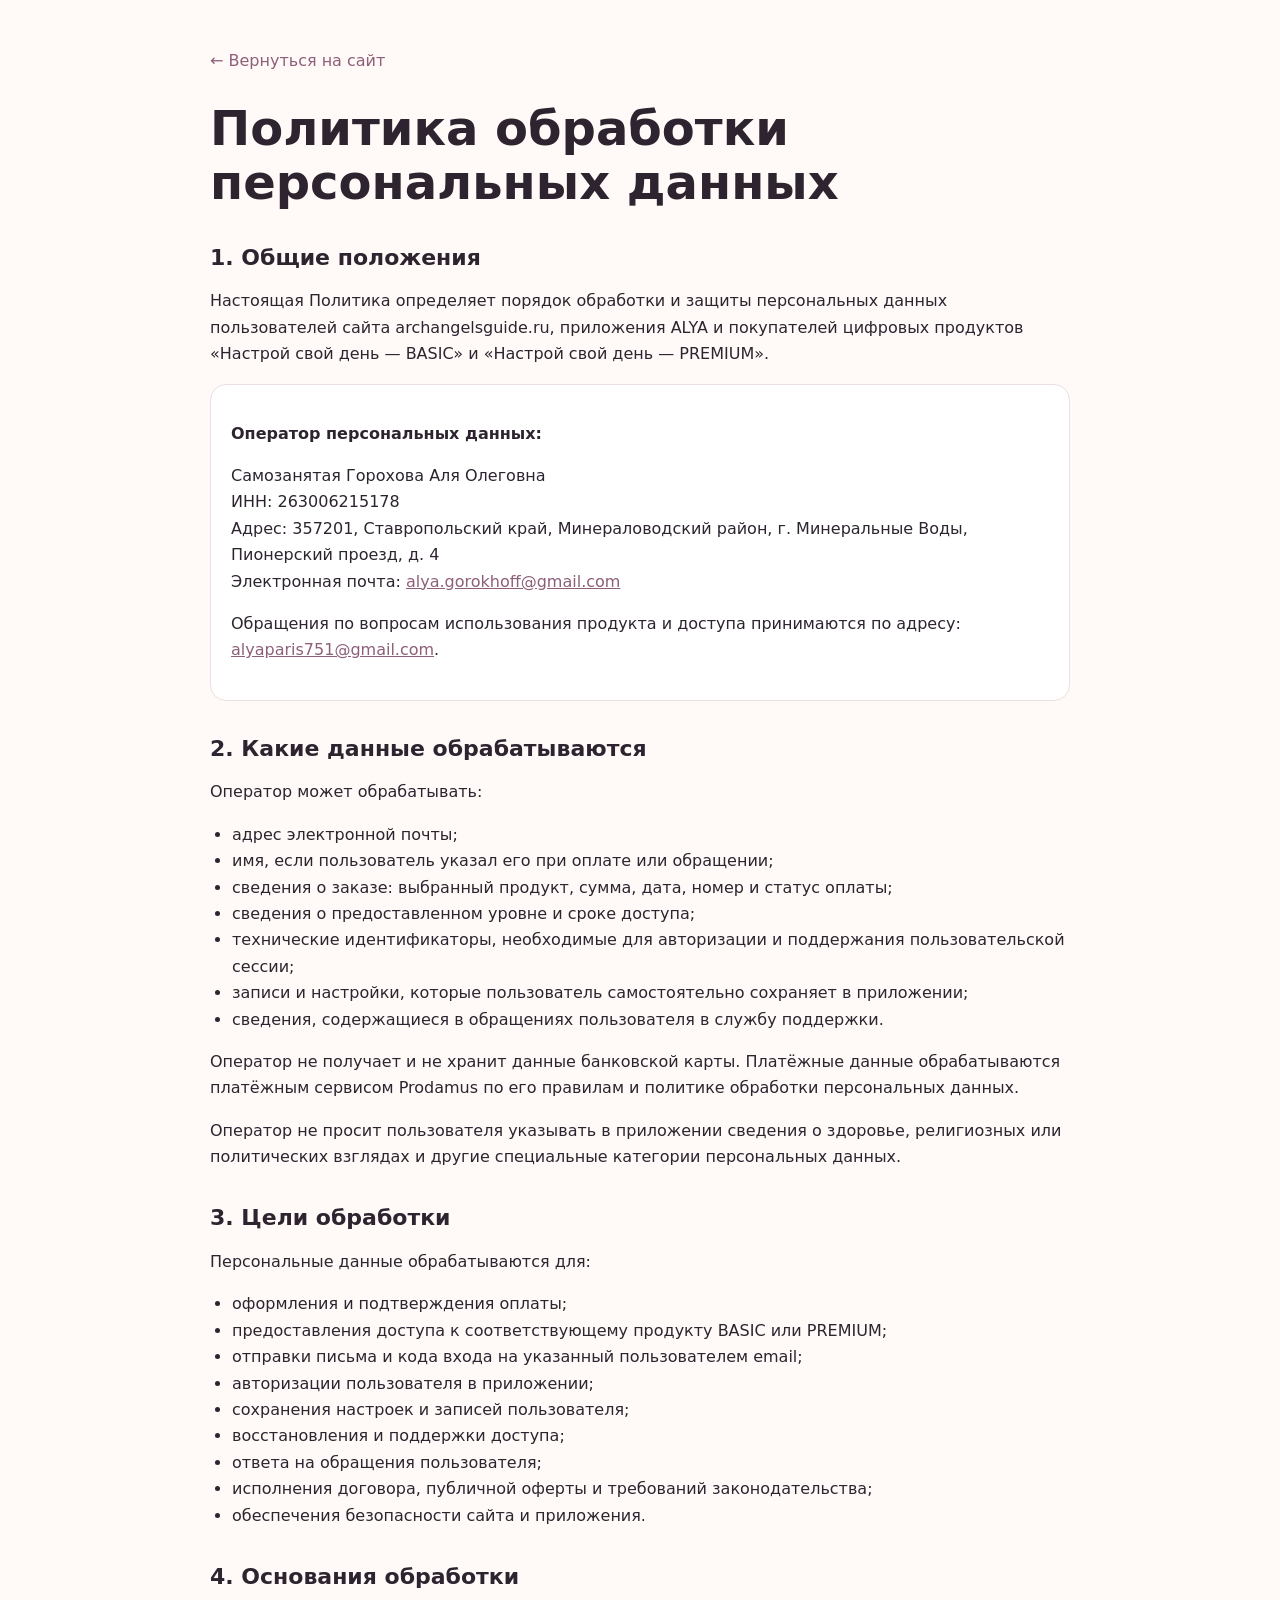
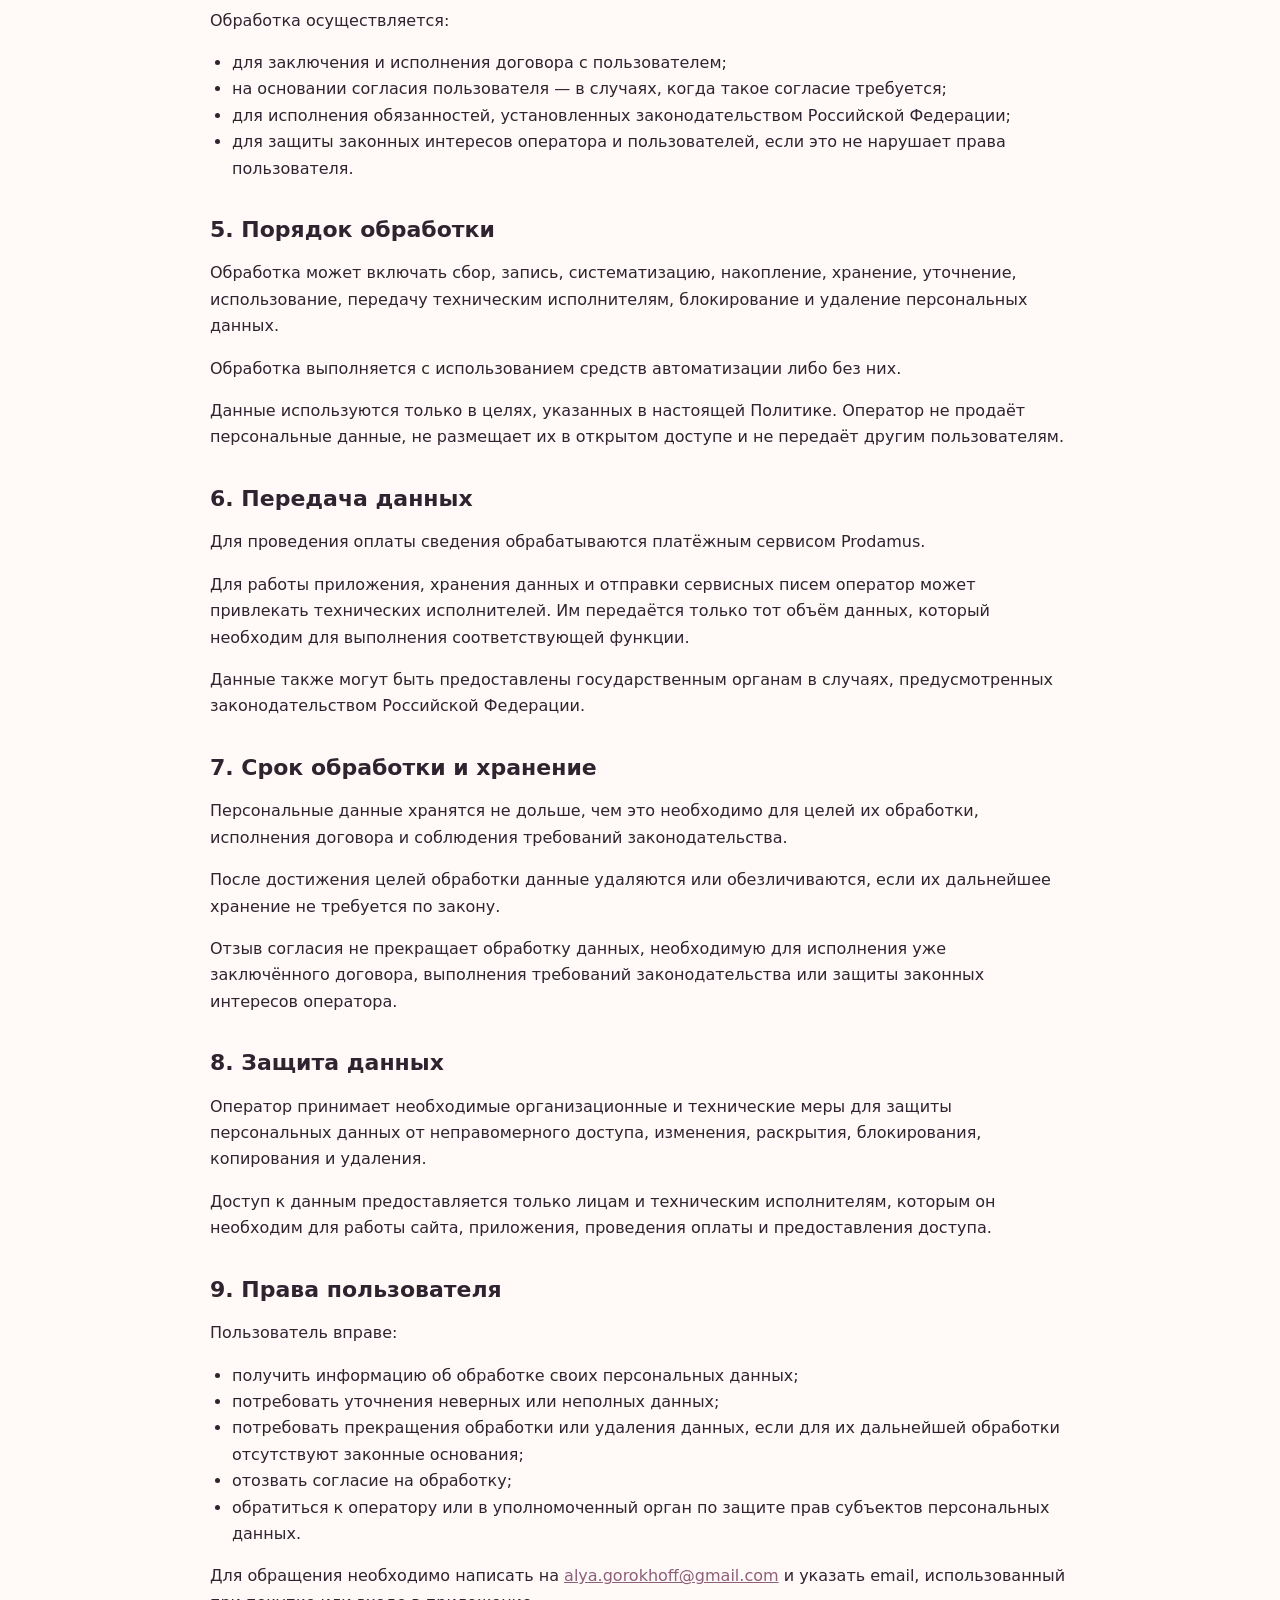
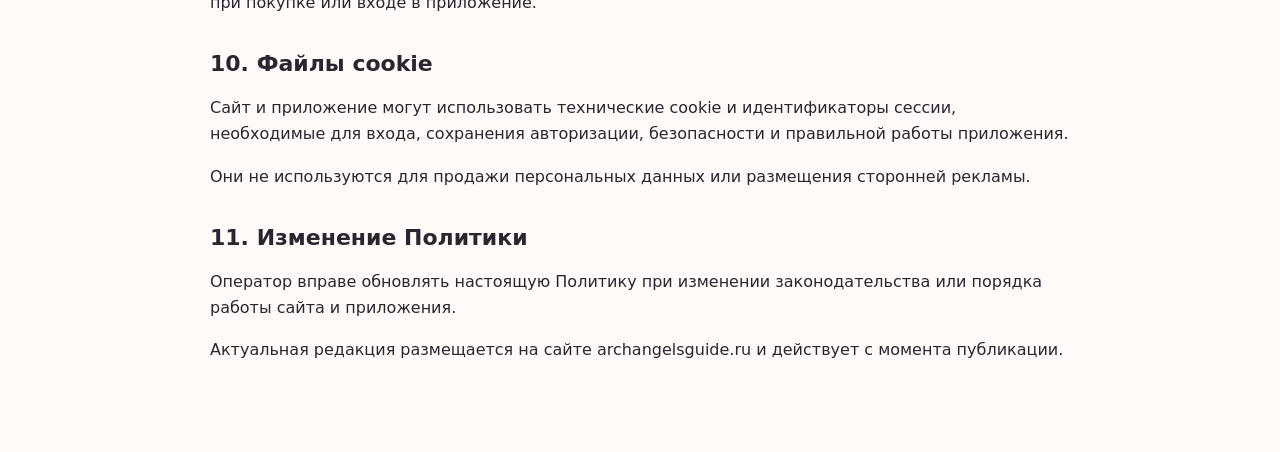
<file: privacy-policy.html>
<!doctype html>
<html lang="ru">
<head>
  <meta charset="utf-8">
  <meta name="viewport" content="width=device-width, initial-scale=1">
  <title>Политика обработки персональных данных — ALYA</title>
  <meta name="description" content="Политика обработки персональных данных сайта archangelsguide.ru и приложения ALYA.">
  <style>
    :root { color-scheme: light; --ink:#2d2430; --muted:#6f6470; --paper:#fffaf7; --line:#eadfe3; --accent:#8d5f79; }
    * { box-sizing: border-box; }
    body { margin:0; background:var(--paper); color:var(--ink); font-family:Inter,system-ui,-apple-system,BlinkMacSystemFont,"Segoe UI",sans-serif; line-height:1.65; }
    main { width:min(860px,calc(100% - 32px)); margin:0 auto; padding:48px 0 72px; }
    .back { display:inline-block; margin-bottom:28px; color:var(--accent); text-decoration:none; }
    .back:hover { text-decoration:underline; }
    h1 { margin:0 0 28px; font-size:clamp(30px,6vw,48px); line-height:1.12; }
    h2 { margin:34px 0 12px; font-size:22px; line-height:1.3; }
    p, li { font-size:16px; }
    ul { padding-left:22px; }
    .details { padding:20px; border:1px solid var(--line); border-radius:16px; background:#fff; }
    a { color:var(--accent); }
  </style>
</head>
<body>
  <main>
    <a class="back" href="/">← Вернуться на сайт</a>
    <h1>Политика обработки персональных данных</h1>

    <h2>1. Общие положения</h2>
    <p>Настоящая Политика определяет порядок обработки и защиты персональных данных пользователей сайта archangelsguide.ru, приложения ALYA и покупателей цифровых продуктов «Настрой свой день — BASIC» и «Настрой свой день — PREMIUM».</p>
    <div class="details">
      <p><strong>Оператор персональных данных:</strong></p>
      <p>Самозанятая Горохова Аля Олеговна<br>
      ИНН: 263006215178<br>
      Адрес: 357201, Ставропольский край, Минераловодский район, г. Минеральные Воды, Пионерский проезд, д. 4<br>
      Электронная почта: <a href="mailto:alya.gorokhoff@gmail.com">alya.gorokhoff@gmail.com</a></p>
      <p>Обращения по вопросам использования продукта и доступа принимаются по адресу: <a href="mailto:alyaparis751@gmail.com">alyaparis751@gmail.com</a>.</p>
    </div>

    <h2>2. Какие данные обрабатываются</h2>
    <p>Оператор может обрабатывать:</p>
    <ul>
      <li>адрес электронной почты;</li>
      <li>имя, если пользователь указал его при оплате или обращении;</li>
      <li>сведения о заказе: выбранный продукт, сумма, дата, номер и статус оплаты;</li>
      <li>сведения о предоставленном уровне и сроке доступа;</li>
      <li>технические идентификаторы, необходимые для авторизации и поддержания пользовательской сессии;</li>
      <li>записи и настройки, которые пользователь самостоятельно сохраняет в приложении;</li>
      <li>сведения, содержащиеся в обращениях пользователя в службу поддержки.</li>
    </ul>
    <p>Оператор не получает и не хранит данные банковской карты. Платёжные данные обрабатываются платёжным сервисом Prodamus по его правилам и политике обработки персональных данных.</p>
    <p>Оператор не просит пользователя указывать в приложении сведения о здоровье, религиозных или политических взглядах и другие специальные категории персональных данных.</p>

    <h2>3. Цели обработки</h2>
    <p>Персональные данные обрабатываются для:</p>
    <ul>
      <li>оформления и подтверждения оплаты;</li>
      <li>предоставления доступа к соответствующему продукту BASIC или PREMIUM;</li>
      <li>отправки письма и кода входа на указанный пользователем email;</li>
      <li>авторизации пользователя в приложении;</li>
      <li>сохранения настроек и записей пользователя;</li>
      <li>восстановления и поддержки доступа;</li>
      <li>ответа на обращения пользователя;</li>
      <li>исполнения договора, публичной оферты и требований законодательства;</li>
      <li>обеспечения безопасности сайта и приложения.</li>
    </ul>

    <h2>4. Основания обработки</h2>
    <p>Обработка осуществляется:</p>
    <ul>
      <li>для заключения и исполнения договора с пользователем;</li>
      <li>на основании согласия пользователя — в случаях, когда такое согласие требуется;</li>
      <li>для исполнения обязанностей, установленных законодательством Российской Федерации;</li>
      <li>для защиты законных интересов оператора и пользователей, если это не нарушает права пользователя.</li>
    </ul>

    <h2>5. Порядок обработки</h2>
    <p>Обработка может включать сбор, запись, систематизацию, накопление, хранение, уточнение, использование, передачу техническим исполнителям, блокирование и удаление персональных данных.</p>
    <p>Обработка выполняется с использованием средств автоматизации либо без них.</p>
    <p>Данные используются только в целях, указанных в настоящей Политике. Оператор не продаёт персональные данные, не размещает их в открытом доступе и не передаёт другим пользователям.</p>

    <h2>6. Передача данных</h2>
    <p>Для проведения оплаты сведения обрабатываются платёжным сервисом Prodamus.</p>
    <p>Для работы приложения, хранения данных и отправки сервисных писем оператор может привлекать технических исполнителей. Им передаётся только тот объём данных, который необходим для выполнения соответствующей функции.</p>
    <p>Данные также могут быть предоставлены государственным органам в случаях, предусмотренных законодательством Российской Федерации.</p>

    <h2>7. Срок обработки и хранение</h2>
    <p>Персональные данные хранятся не дольше, чем это необходимо для целей их обработки, исполнения договора и соблюдения требований законодательства.</p>
    <p>После достижения целей обработки данные удаляются или обезличиваются, если их дальнейшее хранение не требуется по закону.</p>
    <p>Отзыв согласия не прекращает обработку данных, необходимую для исполнения уже заключённого договора, выполнения требований законодательства или защиты законных интересов оператора.</p>

    <h2>8. Защита данных</h2>
    <p>Оператор принимает необходимые организационные и технические меры для защиты персональных данных от неправомерного доступа, изменения, раскрытия, блокирования, копирования и удаления.</p>
    <p>Доступ к данным предоставляется только лицам и техническим исполнителям, которым он необходим для работы сайта, приложения, проведения оплаты и предоставления доступа.</p>

    <h2>9. Права пользователя</h2>
    <p>Пользователь вправе:</p>
    <ul>
      <li>получить информацию об обработке своих персональных данных;</li>
      <li>потребовать уточнения неверных или неполных данных;</li>
      <li>потребовать прекращения обработки или удаления данных, если для их дальнейшей обработки отсутствуют законные основания;</li>
      <li>отозвать согласие на обработку;</li>
      <li>обратиться к оператору или в уполномоченный орган по защите прав субъектов персональных данных.</li>
    </ul>
    <p>Для обращения необходимо написать на <a href="mailto:alya.gorokhoff@gmail.com">alya.gorokhoff@gmail.com</a> и указать email, использованный при покупке или входе в приложение.</p>

    <h2>10. Файлы cookie</h2>
    <p>Сайт и приложение могут использовать технические cookie и идентификаторы сессии, необходимые для входа, сохранения авторизации, безопасности и правильной работы приложения.</p>
    <p>Они не используются для продажи персональных данных или размещения сторонней рекламы.</p>

    <h2>11. Изменение Политики</h2>
    <p>Оператор вправе обновлять настоящую Политику при изменении законодательства или порядка работы сайта и приложения.</p>
    <p>Актуальная редакция размещается на сайте archangelsguide.ru и действует с момента публикации.</p>
  </main>
</body>
</html>
</file>
